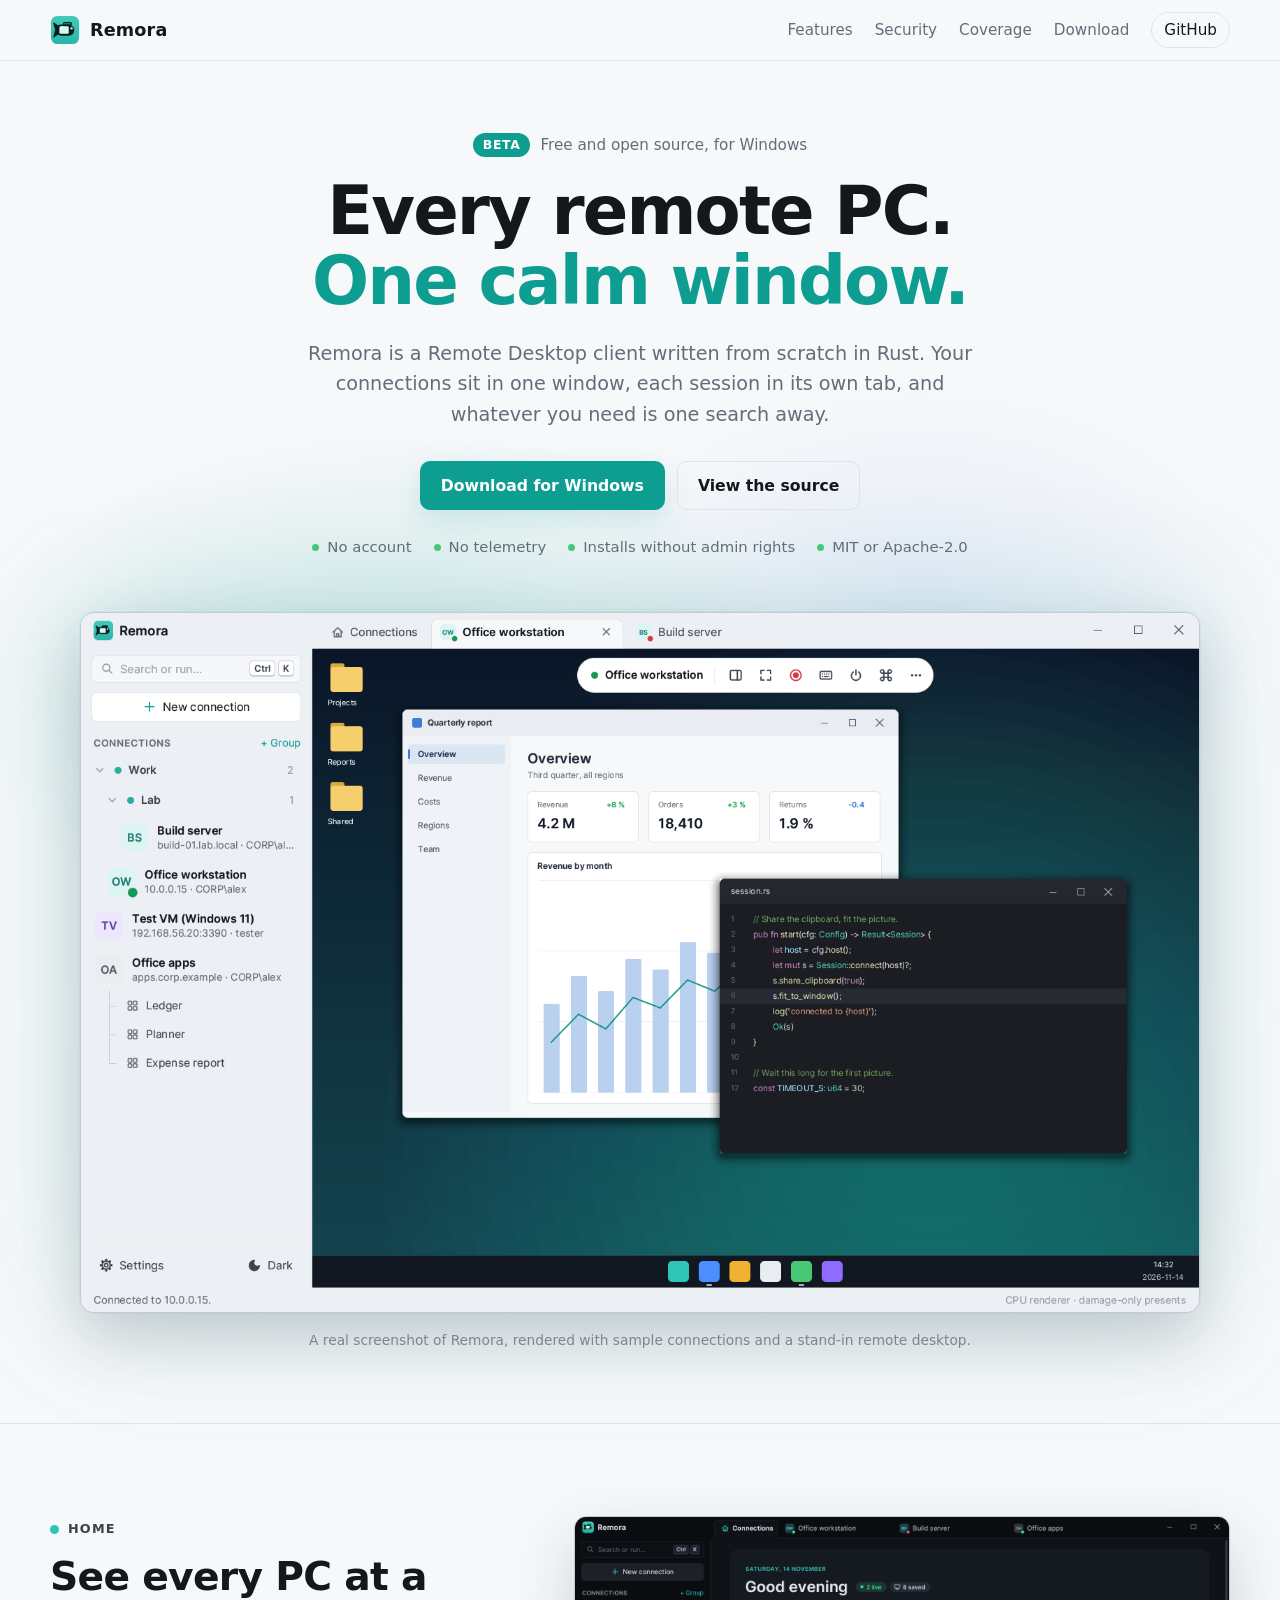
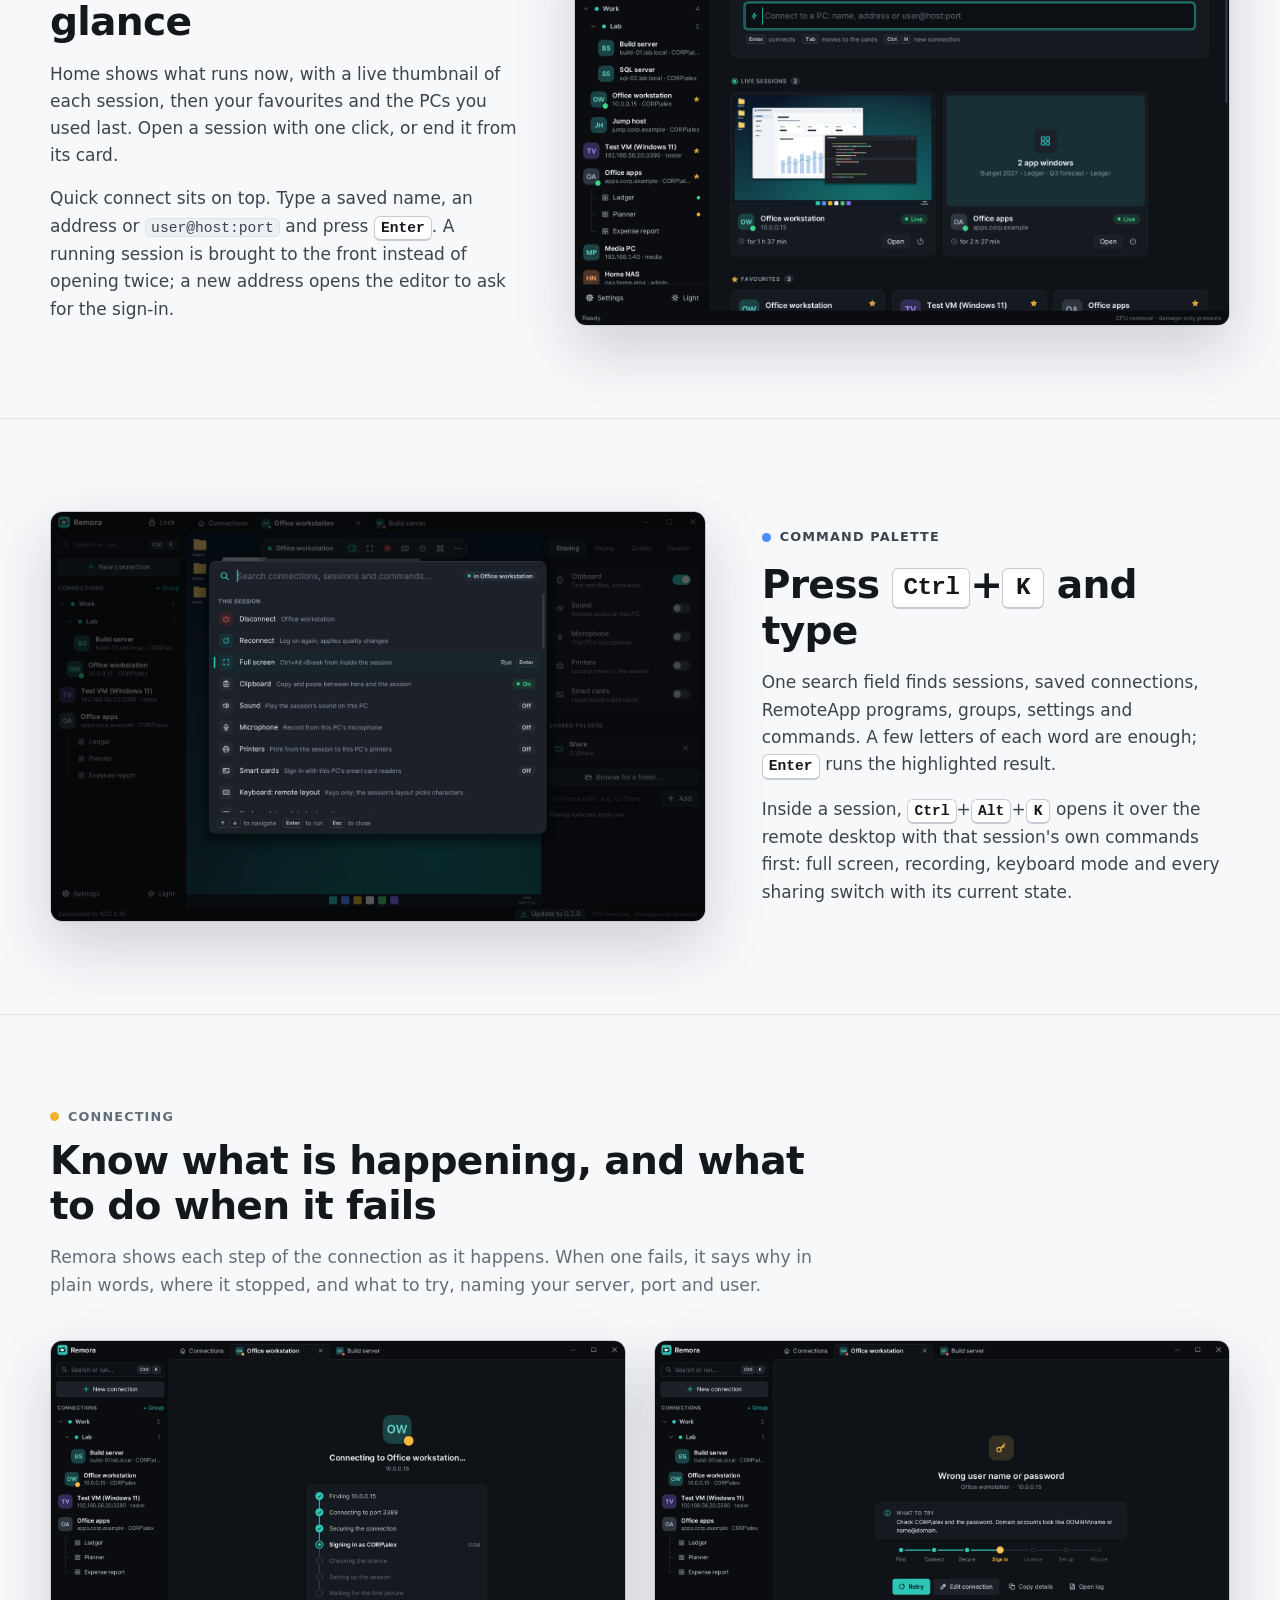
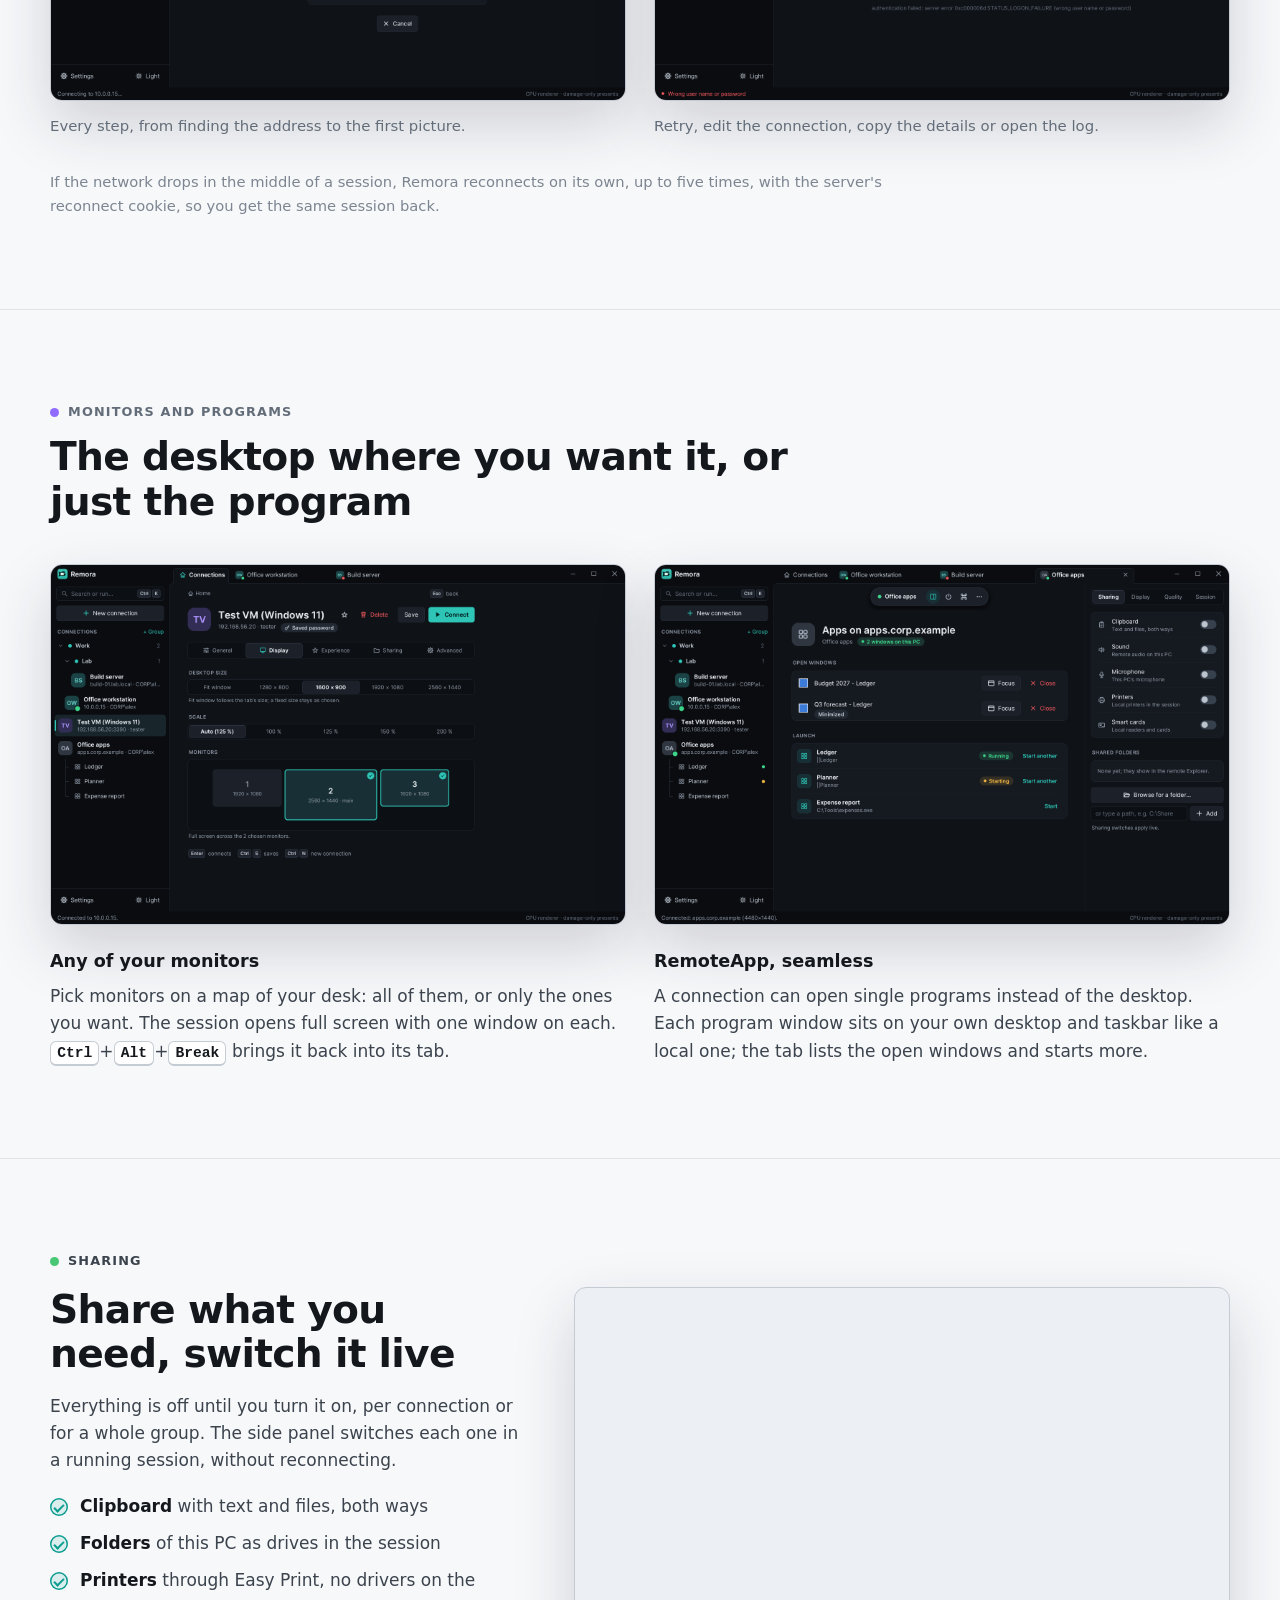
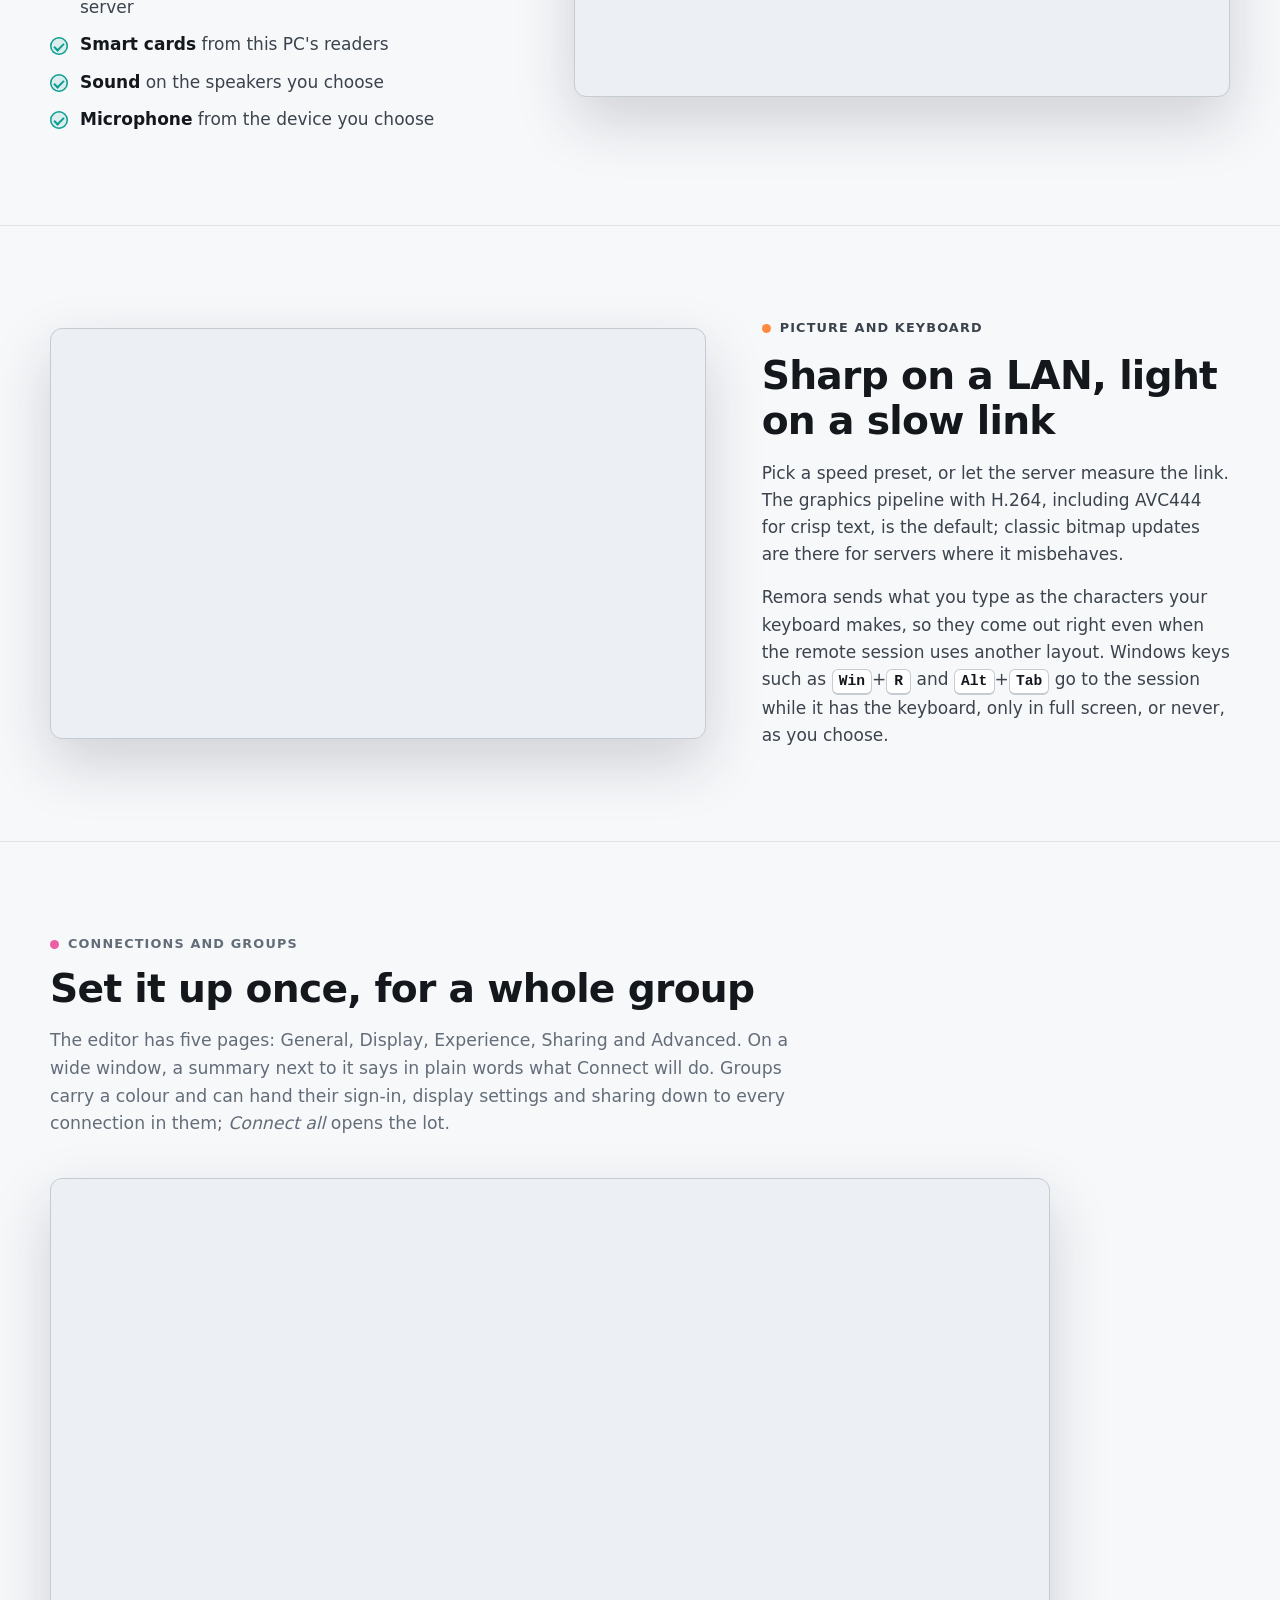
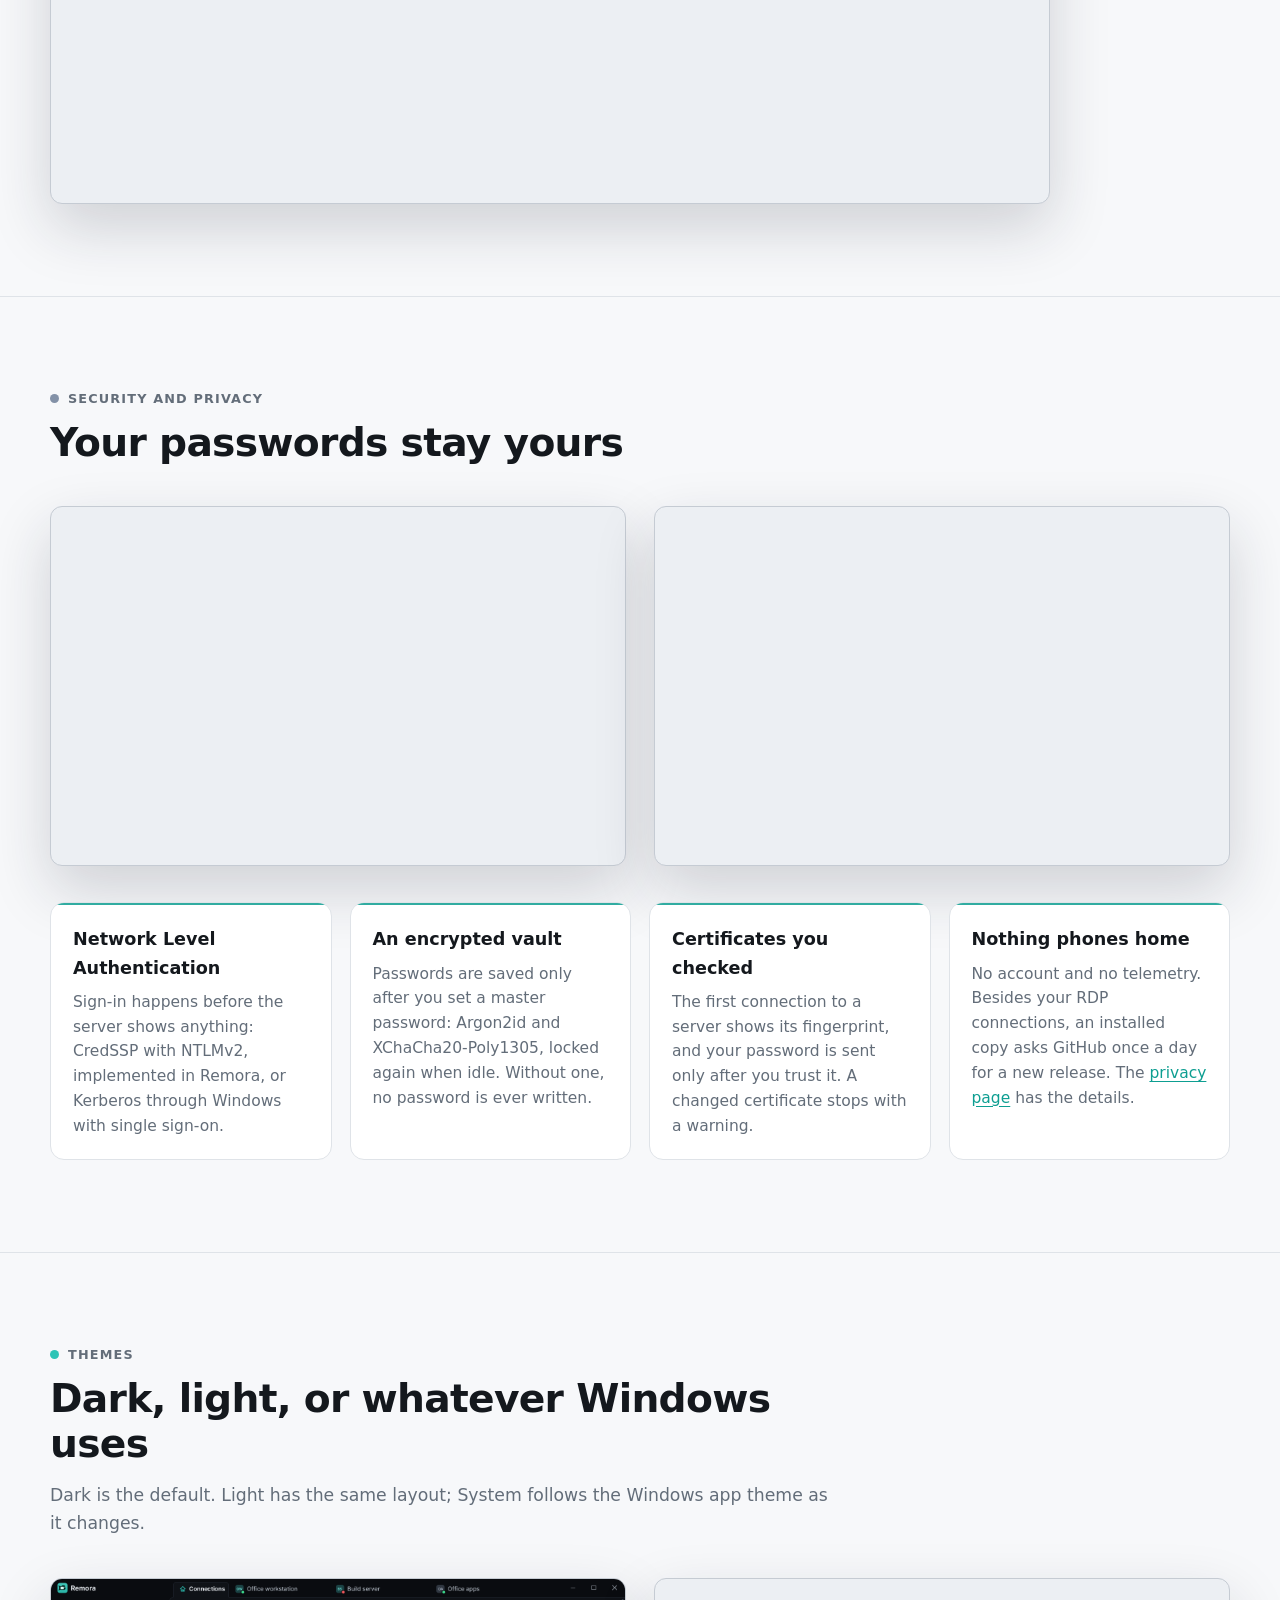
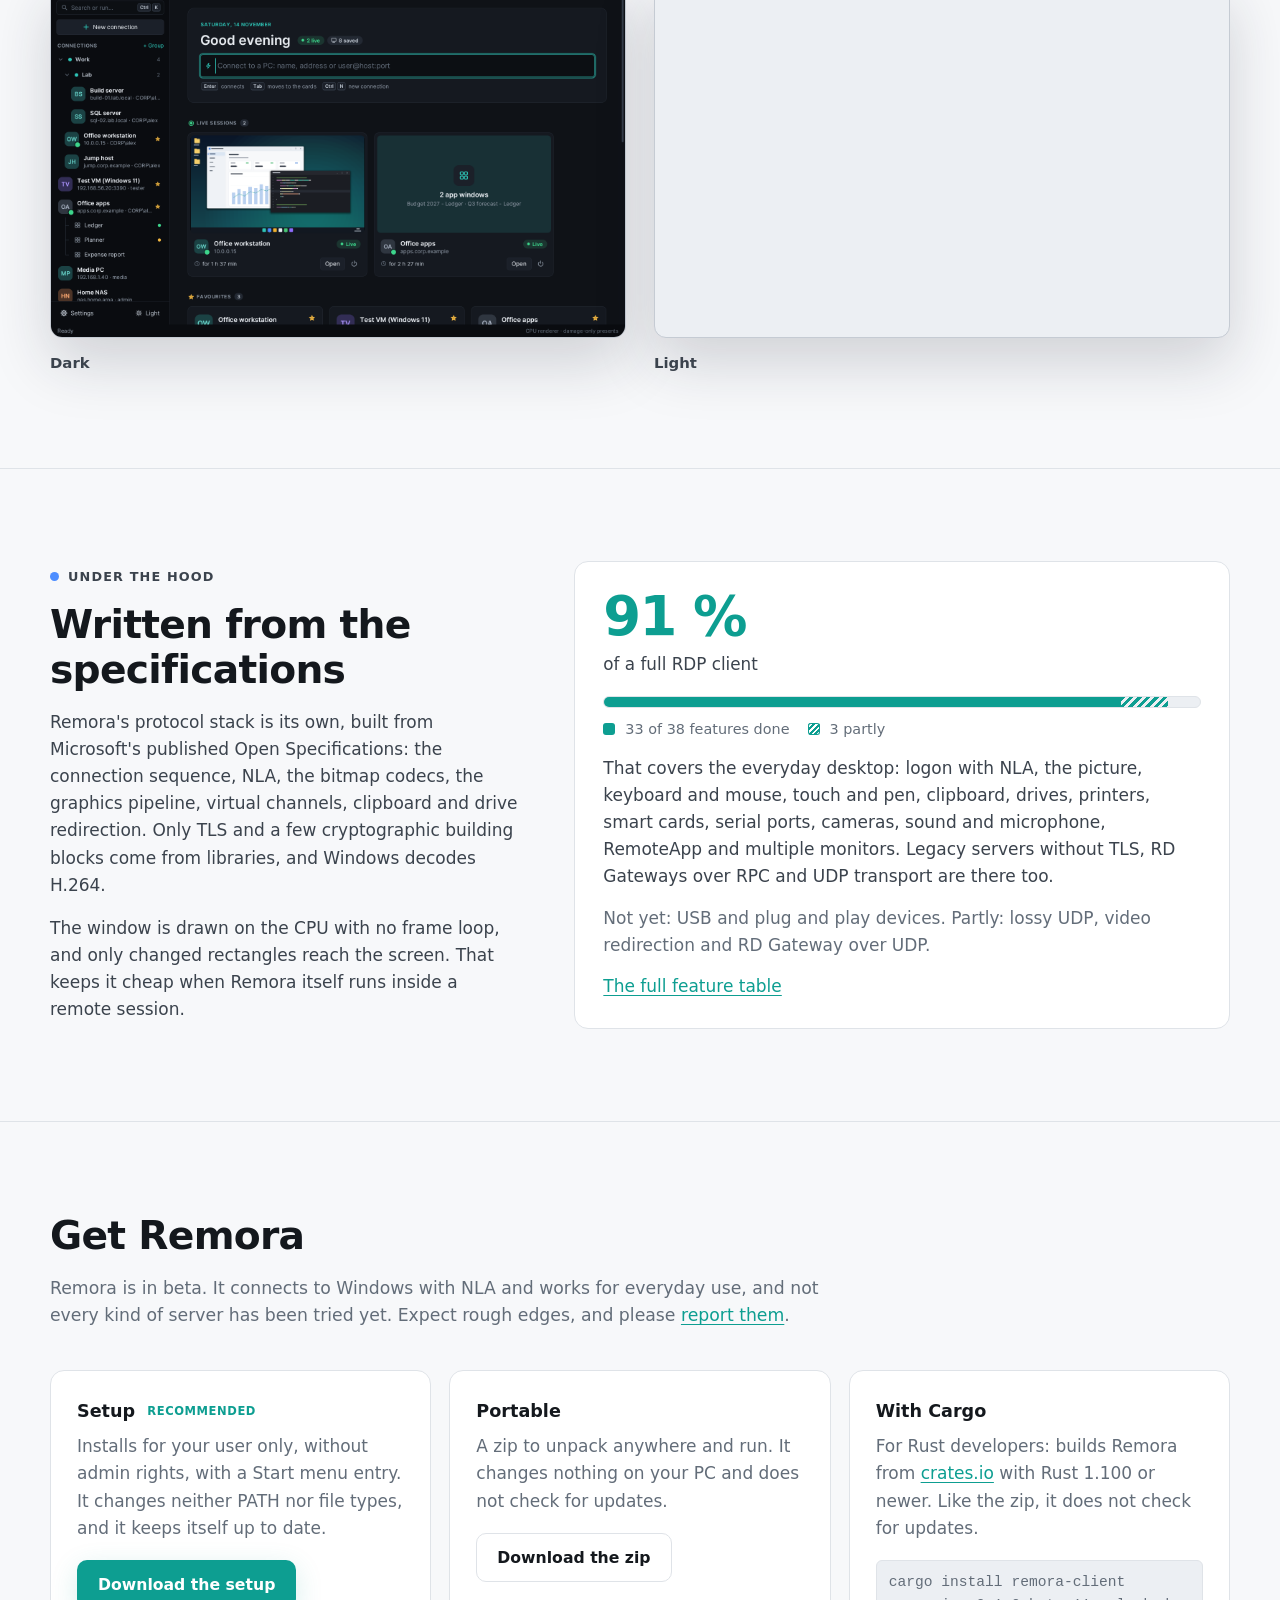
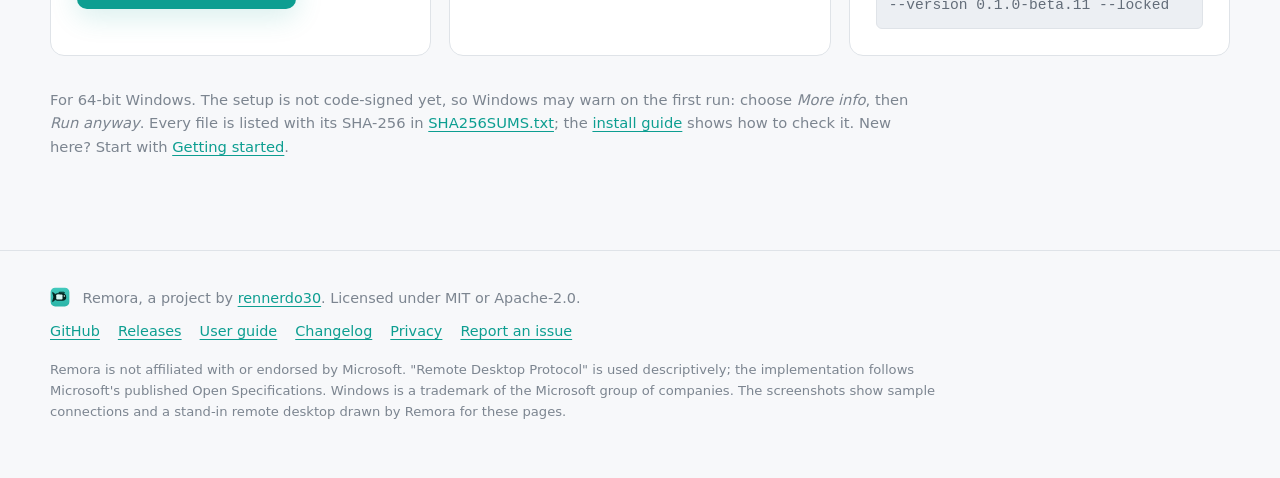
<file: website/index.html>
<!doctype html>
<html lang="en">
<head>
  <meta charset="utf-8">
  <meta name="viewport" content="width=device-width, initial-scale=1">
  <title>Remora: every remote PC in one window</title>
  <meta name="description" content="Remora is a free, open-source Remote Desktop client for Windows, written from scratch in Rust. Every connection in one window, live thumbnails, a command palette, live sharing switches and an encrypted password vault.">
  <meta name="color-scheme" content="dark light">
  <meta name="theme-color" content="#0a0c10" media="(prefers-color-scheme: dark)">
  <meta name="theme-color" content="#eceff3" media="(prefers-color-scheme: light)">
  <meta http-equiv="Content-Security-Policy" content="default-src 'self'; img-src 'self'; style-src 'self'; script-src 'self'; connect-src https://api.github.com; base-uri 'none'; form-action 'none'">
  <link rel="canonical" href="https://remora.renner.dev/">
  <link rel="icon" href="/favicon.ico" sizes="any">
  <link rel="icon" href="assets/logo.svg" type="image/svg+xml">
  <link rel="apple-touch-icon" href="assets/icon-180.png">
  <link rel="manifest" href="site.webmanifest">
  <meta property="og:title" content="Remora">
  <meta property="og:description" content="Every remote PC in one window. A free Remote Desktop client for Windows, written from scratch in Rust.">
  <meta property="og:type" content="website">
  <meta property="og:url" content="https://remora.renner.dev/">
  <meta property="og:image" content="https://remora.renner.dev/assets/og.jpg">
  <meta name="twitter:card" content="summary_large_image">
  <link rel="stylesheet" href="style.css">
  <script src="releases.js" defer></script>
</head>
<body>
  <a class="skip" href="#main">Skip to content</a>

  <header class="top">
    <a class="brand" href="#top" aria-label="Remora home">
      <img src="assets/logo.svg" width="30" height="30" alt="">
      <span>Remora</span>
    </a>
    <nav aria-label="Sections">
      <a href="#features">Features</a>
      <a href="#security">Security</a>
      <a href="#coverage">Coverage</a>
      <a href="#download">Download</a>
      <a class="nav-gh" href="https://github.com/rennerdo30/rdp-rs">GitHub</a>
    </nav>
  </header>

  <main id="main">
    <section class="hero" id="top" aria-labelledby="hero-title">
      <div class="hero-copy">
        <p class="kicker"><span class="pill">Beta</span> Free and open source, for Windows</p>
        <h1 id="hero-title">Every remote PC. <em>One calm window.</em></h1>
        <p class="lede">Remora is a Remote Desktop client written from scratch in Rust. Your connections sit in one window, each session in its own tab, and whatever you need is one search away.</p>
        <div class="cta">
          <a class="btn btn-primary" href="#download" data-release="setup">Download for Windows</a>
          <a class="btn btn-ghost" href="https://github.com/rennerdo30/rdp-rs">View the source</a>
        </div>
        <ul class="facts" aria-label="At a glance">
          <li>No account</li>
          <li>No telemetry</li>
          <li>Installs without admin rights</li>
          <li>MIT or Apache-2.0</li>
        </ul>
      </div>
      <figure class="shot shot-hero">
        <picture>
          <source media="(prefers-color-scheme: light)" srcset="assets/shots/hero-light.webp">
          <img src="assets/shots/hero.webp" width="1600" height="1000" alt="Remora with a session open: the connections sidebar on the left, the remote desktop in a tab, and the floating session toolbar at the top with full screen, record, Ctrl+Alt+Del, disconnect and the command palette.">
        </picture>
      </figure>
      <p class="caption">A real screenshot of Remora, rendered with sample connections and a stand-in remote desktop.</p>
    </section>

    <section class="band" id="features" aria-labelledby="home-title">
      <div class="split">
        <div class="prose">
          <p class="eyebrow"><span class="dot dot-teal"></span>Home</p>
          <h2 id="home-title">See every PC at a glance</h2>
          <p>Home shows what runs now, with a live thumbnail of each session, then your favourites and the PCs you used last. Open a session with one click, or end it from its card.</p>
          <p>Quick connect sits on top. Type a saved name, an address or <code>user@host:port</code> and press <kbd>Enter</kbd>. A running session is brought to the front instead of opening twice; a new address opens the editor to ask for the sign-in.</p>
        </div>
        <figure class="shot">
          <img src="assets/shots/home.webp" width="1600" height="1000" loading="lazy" alt="The Home view: a quick connect field, two live sessions with thumbnails and their running time, and the favourites below.">
        </figure>
      </div>
    </section>

    <section class="band" aria-labelledby="palette-title">
      <div class="split split-rev">
        <figure class="shot">
          <img src="assets/shots/palette.webp" width="1600" height="1000" loading="lazy" alt="The command palette over a session, listing this session's commands: disconnect, reconnect, full screen, and the clipboard, sound, microphone, printer and smart card switches with their state.">
        </figure>
        <div class="prose">
          <p class="eyebrow"><span class="dot dot-blue"></span>Command palette</p>
          <h2 id="palette-title">Press <kbd>Ctrl</kbd>+<kbd>K</kbd> and type</h2>
          <p>One search field finds sessions, saved connections, RemoteApp programs, groups, settings and commands. A few letters of each word are enough; <kbd>Enter</kbd> runs the highlighted result.</p>
          <p>Inside a session, <kbd>Ctrl</kbd>+<kbd>Alt</kbd>+<kbd>K</kbd> opens it over the remote desktop with that session's own commands first: full screen, recording, keyboard mode and every sharing switch with its current state.</p>
        </div>
      </div>
    </section>

    <section class="band" aria-labelledby="steps-title">
      <div class="band-head">
        <p class="eyebrow"><span class="dot dot-amber"></span>Connecting</p>
        <h2 id="steps-title">Know what is happening, and what to do when it fails</h2>
        <p class="intro">Remora shows each step of the connection as it happens. When one fails, it says why in plain words, where it stopped, and what to try, naming your server, port and user.</p>
      </div>
      <div class="pair">
        <figure class="shot">
          <img src="assets/shots/connecting.webp" width="1600" height="1000" loading="lazy" alt="Connecting to Office workstation: finding the address, connecting to port 3389 and securing the connection are done; signing in is in progress after four seconds; the licence, session setup and first picture are still to come.">
          <figcaption>Every step, from finding the address to the first picture.</figcaption>
        </figure>
        <figure class="shot">
          <img src="assets/shots/failed.webp" width="1600" height="1000" loading="lazy" alt="Wrong user name or password: a hint to check CORP\alex and the password, the steps with Sign in marked as where it stopped, and the buttons Retry, Edit connection, Copy details and Open log.">
          <figcaption>Retry, edit the connection, copy the details or open the log.</figcaption>
        </figure>
      </div>
      <p class="fine">If the network drops in the middle of a session, Remora reconnects on its own, up to five times, with the server's reconnect cookie, so you get the same session back.</p>
    </section>

    <section class="band" aria-labelledby="screens-title">
      <div class="band-head">
        <p class="eyebrow"><span class="dot dot-violet"></span>Monitors and programs</p>
        <h2 id="screens-title">The desktop where you want it, or just the program</h2>
      </div>
      <div class="pair">
        <article class="card-shot">
          <figure class="shot">
            <img src="assets/shots/monitors.webp" width="1600" height="1000" loading="lazy" alt="The connection editor's Display page: desktop size, scale, and a map of three monitors with two of them chosen.">
          </figure>
          <h3>Any of your monitors</h3>
          <p>Pick monitors on a map of your desk: all of them, or only the ones you want. The session opens full screen with one window on each. <kbd>Ctrl</kbd>+<kbd>Alt</kbd>+<kbd>Break</kbd> brings it back into its tab.</p>
        </article>
        <article class="card-shot">
          <figure class="shot">
            <img src="assets/shots/remoteapp.webp" width="1600" height="1000" loading="lazy" alt="A RemoteApp session: two open program windows with Focus and Close, and the programs to launch, one running and one starting.">
          </figure>
          <h3>RemoteApp, seamless</h3>
          <p>A connection can open single programs instead of the desktop. Each program window sits on your own desktop and taskbar like a local one; the tab lists the open windows and starts more.</p>
        </article>
      </div>
    </section>

    <section class="band" aria-labelledby="sharing-title">
      <div class="split">
        <div class="prose">
          <p class="eyebrow"><span class="dot dot-green"></span>Sharing</p>
          <h2 id="sharing-title">Share what you need, switch it live</h2>
          <p>Everything is off until you turn it on, per connection or for a whole group. The side panel switches each one in a running session, without reconnecting.</p>
          <ul class="ticks">
            <li><strong>Clipboard</strong> with text and files, both ways</li>
            <li><strong>Folders</strong> of this PC as drives in the session</li>
            <li><strong>Printers</strong> through Easy Print, no drivers on the server</li>
            <li><strong>Smart cards</strong> from this PC's readers</li>
            <li><strong>Sound</strong> on the speakers you choose</li>
            <li><strong>Microphone</strong> from the device you choose</li>
          </ul>
        </div>
        <figure class="shot">
          <img src="assets/shots/sharing.webp" width="1600" height="1000" loading="lazy" alt="A session with the side panel open on Sharing: switches for clipboard, sound, microphone, printers and smart cards, and a shared folder D:\Share.">
        </figure>
      </div>
    </section>

    <section class="band" aria-labelledby="quality-title">
      <div class="split split-rev">
        <figure class="shot">
          <img src="assets/shots/quality.webp" width="1600" height="1000" loading="lazy" alt="The Quality panel of a session: connection speed presets from Detect automatically to Modem, colour depth, and switches for desktop background, font smoothing and desktop composition.">
        </figure>
        <div class="prose">
          <p class="eyebrow"><span class="dot dot-orange"></span>Picture and keyboard</p>
          <h2 id="quality-title">Sharp on a LAN, light on a slow link</h2>
          <p>Pick a speed preset, or let the server measure the link. The graphics pipeline with H.264, including AVC444 for crisp text, is the default; classic bitmap updates are there for servers where it misbehaves.</p>
          <p>Remora sends what you type as the characters your keyboard makes, so they come out right even when the remote session uses another layout. Windows keys such as <kbd>Win</kbd>+<kbd>R</kbd> and <kbd>Alt</kbd>+<kbd>Tab</kbd> go to the session while it has the keyboard, only in full screen, or never, as you choose.</p>
        </div>
      </div>
    </section>

    <section class="band" aria-labelledby="editor-title">
      <div class="band-head">
        <p class="eyebrow"><span class="dot dot-pink"></span>Connections and groups</p>
        <h2 id="editor-title">Set it up once, for a whole group</h2>
        <p class="intro">The editor has five pages: General, Display, Experience, Sharing and Advanced. On a wide window, a summary next to it says in plain words what Connect will do. Groups carry a colour and can hand their sign-in, display settings and sharing down to every connection in them; <em>Connect all</em> opens the lot.</p>
      </div>
      <figure class="shot shot-wide">
        <img src="assets/shots/editor.webp" width="1800" height="1125" loading="lazy" alt="The connection editor on its General page with name, host, group, desktop or apps, and sign-in, and a summary column: opens the whole desktop, spans 2 monitors, LAN quality, shares clipboard and sound, signs in as tester, direct connection.">
      </figure>
    </section>

    <section class="band" id="security" aria-labelledby="security-title">
      <div class="band-head">
        <p class="eyebrow"><span class="dot dot-slate"></span>Security and privacy</p>
        <h2 id="security-title">Your passwords stay yours</h2>
      </div>
      <div class="pair">
        <figure class="shot">
          <img src="assets/shots/vault.webp" width="1600" height="1000" loading="lazy" alt="Settings: the vault with unlock on this PC, master password change, automatic lock after 15 minutes, and encrypted export.">
        </figure>
        <figure class="shot">
          <img src="assets/shots/certificate.webp" width="1600" height="1000" loading="lazy" alt="Verify the server: the first connection to 10.0.0.15 shows the certificate's SHA-256 fingerprint with Cancel and Trust and connect.">
        </figure>
      </div>
      <ul class="grid4">
        <li>
          <h3>Network Level Authentication</h3>
          <p>Sign-in happens before the server shows anything: CredSSP with NTLMv2, implemented in Remora, or Kerberos through Windows with single sign-on.</p>
        </li>
        <li>
          <h3>An encrypted vault</h3>
          <p>Passwords are saved only after you set a master password: Argon2id and XChaCha20-Poly1305, locked again when idle. Without one, no password is ever written.</p>
        </li>
        <li>
          <h3>Certificates you checked</h3>
          <p>The first connection to a server shows its fingerprint, and your password is sent only after you trust it. A changed certificate stops with a warning.</p>
        </li>
        <li>
          <h3>Nothing phones home</h3>
          <p>No account and no telemetry. Besides your RDP connections, an installed copy asks GitHub once a day for a new release. The <a href="privacy.html">privacy page</a> has the details.</p>
        </li>
      </ul>
    </section>

    <section class="band" aria-labelledby="themes-title">
      <div class="band-head">
        <p class="eyebrow"><span class="dot dot-teal"></span>Themes</p>
        <h2 id="themes-title">Dark, light, or whatever Windows uses</h2>
        <p class="intro">Dark is the default. Light has the same layout; System follows the Windows app theme as it changes.</p>
      </div>
      <div class="pair themes">
        <figure class="shot">
          <img src="assets/shots/home.webp" width="1600" height="1000" loading="lazy" alt="The Home view in the dark theme.">
          <figcaption>Dark</figcaption>
        </figure>
        <figure class="shot">
          <img src="assets/shots/home-light.webp" width="1600" height="1000" loading="lazy" alt="The Home view in the light theme.">
          <figcaption>Light</figcaption>
        </figure>
      </div>
    </section>

    <section class="band" id="coverage" aria-labelledby="coverage-title">
      <div class="split">
        <div class="prose">
          <p class="eyebrow"><span class="dot dot-blue"></span>Under the hood</p>
          <h2 id="coverage-title">Written from the specifications</h2>
          <p>Remora's protocol stack is its own, built from Microsoft's published Open Specifications: the connection sequence, NLA, the bitmap codecs, the graphics pipeline, virtual channels, clipboard and drive redirection. Only TLS and a few cryptographic building blocks come from libraries, and Windows decodes H.264.</p>
          <p>The window is drawn on the CPU with no frame loop, and only changed rectangles reach the screen. That keeps it cheap when Remora itself runs inside a remote session.</p>
        </div>
        <div class="coverage">
          <p class="coverage-num"><strong>91 %</strong> of a full RDP client</p>
          <div class="meter" role="img" aria-label="33 of 38 features done, 3 partly done"><span class="meter-done"></span><span class="meter-part"></span></div>
          <p class="coverage-legend"><span class="key key-done"></span>33 of 38 features done <span class="key key-part"></span>3 partly</p>
          <p>That covers the everyday desktop: logon with NLA, the picture, keyboard and mouse, touch and pen, clipboard, drives, printers, smart cards, serial ports, cameras, sound and microphone, RemoteApp and multiple monitors. Legacy servers without TLS, RD Gateways over RPC and UDP transport are there too.</p>
          <p class="muted">Not yet: USB and plug and play devices. Partly: lossy UDP, video redirection and RD Gateway over UDP.</p>
          <p><a href="https://github.com/rennerdo30/rdp-rs#rdp-coverage-about-91-">The full feature table</a></p>
        </div>
      </div>
    </section>

    <section class="band download" id="download" aria-labelledby="download-title">
      <div class="band-head">
        <h2 id="download-title">Get Remora</h2>
        <p class="intro">Remora is in beta. It connects to Windows with NLA and works for everyday use, and not every kind of server has been tried yet. Expect rough edges, and please <a href="https://github.com/rennerdo30/rdp-rs/issues">report them</a>. <span data-release="found" hidden>The newest release is <strong data-release="version"></strong>, from <span data-release="date"></span>.</span></p>
      </div>
      <div class="dl-grid">
        <div class="dl">
          <h3>Setup <span class="tag">recommended</span></h3>
          <p>Installs for your user only, without admin rights, with a Start menu entry. It changes neither PATH nor file types, and it keeps itself up to date.</p>
          <p class="cta"><a class="btn btn-primary" href="https://github.com/rennerdo30/rdp-rs/releases" data-release="setup">Download the setup</a></p>
        </div>
        <div class="dl">
          <h3>Portable</h3>
          <p>A zip to unpack anywhere and run. It changes nothing on your PC and does not check for updates.</p>
          <p class="cta"><a class="btn" href="https://github.com/rennerdo30/rdp-rs/releases" data-release="zip">Download the zip</a></p>
        </div>
        <div class="dl">
          <h3>With Cargo</h3>
          <p>For Rust developers: builds Remora from <a href="https://crates.io/crates/remora-client">crates.io</a> with Rust 1.100 or newer. Like the zip, it does not check for updates.</p>
          <p class="cmd"><code><span>cargo install remora-client</span> <span>--version 0.1.0-beta.11</span> <span>--locked</span></code></p>
        </div>
      </div>
      <p class="fine">For 64-bit Windows. The setup is not code-signed yet, so Windows may warn on the first run: choose <em>More info</em>, then <em>Run anyway</em>. Every file is listed with its SHA-256 in <a href="https://github.com/rennerdo30/rdp-rs/releases" data-release="sums">SHA256SUMS.txt</a>; the <a href="https://github.com/rennerdo30/rdp-rs/blob/main/docs/INSTALL.md">install guide</a> shows how to check it. New here? Start with <a href="https://github.com/rennerdo30/rdp-rs/blob/main/docs/GETTING-STARTED.md">Getting started</a>.</p>
    </section>
  </main>

  <footer class="foot">
    <p><img src="assets/logo.svg" width="20" height="20" alt=""> Remora, a project by <a href="https://github.com/rennerdo30">rennerdo30</a>. Licensed under MIT or Apache-2.0.</p>
    <p><a href="https://github.com/rennerdo30/rdp-rs">GitHub</a> <a href="https://github.com/rennerdo30/rdp-rs/releases">Releases</a> <a href="https://github.com/rennerdo30/rdp-rs/blob/main/docs/USER-GUIDE.md">User guide</a> <a href="https://github.com/rennerdo30/rdp-rs/blob/main/CHANGELOG.md">Changelog</a> <a href="privacy.html">Privacy</a> <a href="https://github.com/rennerdo30/rdp-rs/issues">Report an issue</a></p>
    <p class="legal">Remora is not affiliated with or endorsed by Microsoft. "Remote Desktop Protocol" is used descriptively; the implementation follows Microsoft's published Open Specifications. Windows is a trademark of the Microsoft group of companies. The screenshots show sample connections and a stand-in remote desktop drawn by Remora for these pages.</p>
  </footer>
</body>
</html>
</file>
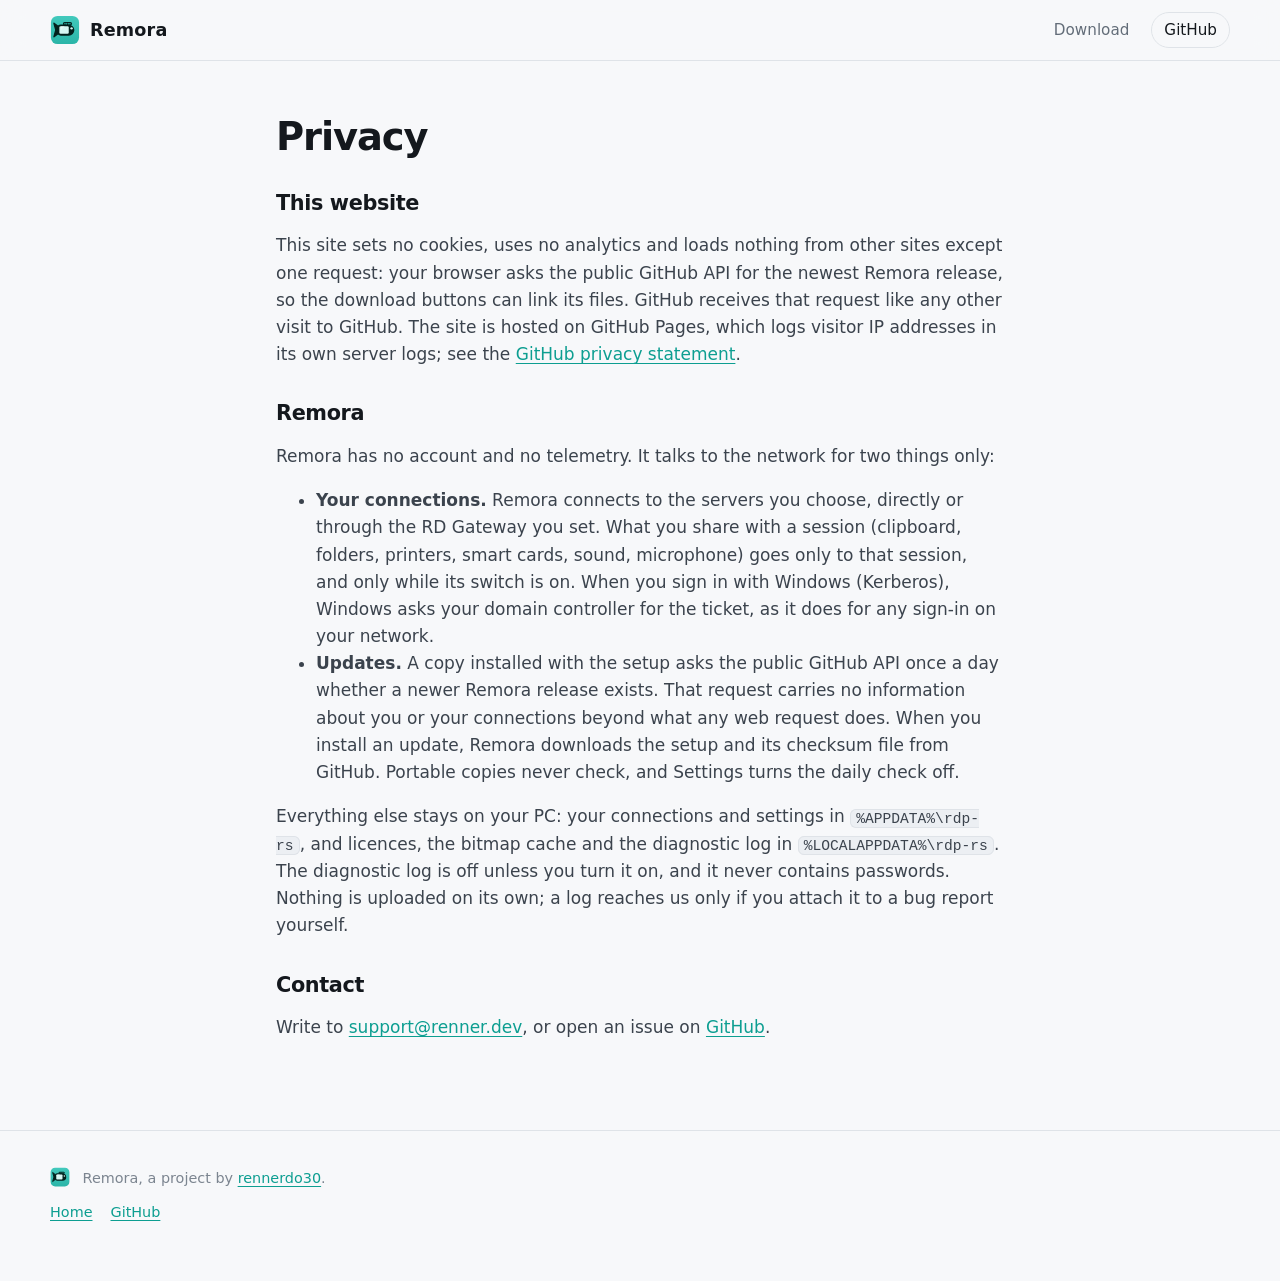
<file: website/privacy.html>
<!doctype html>
<html lang="en">
<head>
  <meta charset="utf-8">
  <meta name="viewport" content="width=device-width, initial-scale=1">
  <title>Privacy · Remora</title>
  <meta name="color-scheme" content="dark light">
  <meta http-equiv="Content-Security-Policy" content="default-src 'self'; img-src 'self'; style-src 'self'; base-uri 'none'; form-action 'none'">
  <link rel="canonical" href="https://remora.renner.dev/privacy.html">
  <link rel="icon" href="/favicon.ico" sizes="any">
  <link rel="icon" href="assets/logo.svg" type="image/svg+xml">
  <link rel="stylesheet" href="style.css">
</head>
<body>
  <header class="top">
    <a class="brand" href="./" aria-label="Remora home">
      <img src="assets/logo.svg" width="30" height="30" alt="">
      <span>Remora</span>
    </a>
    <nav aria-label="Site">
      <a href="./#download">Download</a>
      <a class="nav-gh" href="https://github.com/rennerdo30/rdp-rs">GitHub</a>
    </nav>
  </header>

  <main class="doc">
    <h1>Privacy</h1>

    <h2>This website</h2>
    <p>This site sets no cookies, uses no analytics and loads nothing from other sites except one request: your browser asks the public GitHub API for the newest Remora release, so the download buttons can link its files. GitHub receives that request like any other visit to GitHub. The site is hosted on GitHub Pages, which logs visitor IP addresses in its own server logs; see the <a href="https://docs.github.com/en/site-policy/privacy-policies/github-general-privacy-statement">GitHub privacy statement</a>.</p>

    <h2>Remora</h2>
    <p>Remora has no account and no telemetry. It talks to the network for two things only:</p>
    <ul>
      <li><strong>Your connections.</strong> Remora connects to the servers you choose, directly or through the RD Gateway you set. What you share with a session (clipboard, folders, printers, smart cards, sound, microphone) goes only to that session, and only while its switch is on. When you sign in with Windows (Kerberos), Windows asks your domain controller for the ticket, as it does for any sign-in on your network.</li>
      <li><strong>Updates.</strong> A copy installed with the setup asks the public GitHub API once a day whether a newer Remora release exists. That request carries no information about you or your connections beyond what any web request does. When you install an update, Remora downloads the setup and its checksum file from GitHub. Portable copies never check, and Settings turns the daily check off.</li>
    </ul>
    <p>Everything else stays on your PC: your connections and settings in <code>%APPDATA%\rdp-rs</code>, and licences, the bitmap cache and the diagnostic log in <code>%LOCALAPPDATA%\rdp-rs</code>. The diagnostic log is off unless you turn it on, and it never contains passwords. Nothing is uploaded on its own; a log reaches us only if you attach it to a bug report yourself.</p>

    <h2>Contact</h2>
    <p>Write to <a href="mailto:support@renner.dev">support@renner.dev</a>, or open an issue on <a href="https://github.com/rennerdo30/rdp-rs/issues">GitHub</a>.</p>
  </main>

  <footer class="foot">
    <p><img src="assets/logo.svg" width="20" height="20" alt=""> Remora, a project by <a href="https://github.com/rennerdo30">rennerdo30</a>.</p>
    <p><a href="./">Home</a> <a href="https://github.com/rennerdo30/rdp-rs">GitHub</a></p>
  </footer>
</body>
</html>
</file>
<file: website/style.css>
/* Remora homepage. The app's own palette: a blue-black dark theme with a teal
   accent (crates/.../theme.rs), and the light theme when the system asks. */
:root {
  --bg: #0a0c10;
  --bg-2: #0f1217;
  --card: #151920;
  --raised: #1b2029;
  --line: #252b35;
  --line-strong: #37404d;
  --text: #e9edf2;
  --text-2: #bcc4ce;
  --muted: #8a94a1;
  --faint: #5f6976;
  --accent: #2ec4b6;
  --accent-hover: #55d9cc;
  --on-accent: #03211d;
  --accent-soft: rgba(46, 196, 182, 0.14);
  --glow: rgba(46, 196, 182, 0.2);
  --glow-2: rgba(76, 141, 255, 0.14);
  --shadow: 0 30px 80px rgba(0, 0, 0, 0.55);
  --teal: #2ec4b6;
  --blue: #4c8dff;
  --violet: #8f6cff;
  --pink: #ec5fa6;
  --orange: #ff8a3d;
  --amber: #f0b230;
  --green: #48c774;
  --slate: #8391a7;
  --radius: 14px;
  --wrap: 1180px;
  color-scheme: dark;
}

@media (prefers-color-scheme: light) {
  :root {
    --bg: #f7f8fa;
    --bg-2: #eceff3;
    --card: #ffffff;
    --raised: #ffffff;
    --line: #dfe3e8;
    --line-strong: #c5cbd3;
    --text: #14181d;
    --text-2: #3b434d;
    --muted: #636d79;
    --faint: #7c8590;
    --accent: #0d9e91;
    --accent-hover: #0b897e;
    --on-accent: #ffffff;
    --accent-soft: rgba(13, 158, 145, 0.11);
    --glow: rgba(13, 158, 145, 0.16);
    --glow-2: rgba(43, 116, 219, 0.1);
    --shadow: 0 24px 60px rgba(26, 34, 48, 0.18);
    color-scheme: light;
  }
}

* { box-sizing: border-box; }
html { scroll-behavior: smooth; scroll-padding-top: 72px; }
@media (prefers-reduced-motion: reduce) { html { scroll-behavior: auto; } }

body {
  margin: 0;
  background: var(--bg);
  color: var(--text);
  font: 17px/1.6 "Segoe UI Variable Text", "Segoe UI", system-ui, -apple-system, "Helvetica Neue", Arial, sans-serif;
  -webkit-font-smoothing: antialiased;
  overflow-x: hidden;
}

a { color: var(--accent); text-underline-offset: 3px; }
a:hover { color: var(--accent-hover); text-decoration-thickness: 2px; }
img { max-width: 100%; height: auto; display: block; }
code, kbd { font-family: "Cascadia Mono", "Cascadia Code", Consolas, ui-monospace, monospace; font-size: 0.86em; }
code { background: var(--bg-2); border: 1px solid var(--line); border-radius: 6px; padding: 0.05em 0.35em; }
kbd {
  display: inline-block;
  min-width: 1.7em;
  padding: 0 0.42em;
  border: 1px solid var(--line-strong);
  border-bottom-width: 2px;
  border-radius: 6px;
  background: var(--raised);
  color: var(--text);
  text-align: center;
  line-height: 1.55;
  font-weight: 600;
}
h2 kbd { font-size: 0.62em; vertical-align: 0.18em; }

.skip { position: absolute; left: -9999px; }
.skip:focus { left: 16px; top: 12px; z-index: 10; background: var(--card); padding: 8px 12px; border-radius: 8px; }
:focus-visible { outline: 2px solid var(--accent); outline-offset: 3px; border-radius: 4px; }

/* Header */
.top {
  position: sticky;
  top: 0;
  z-index: 5;
  display: flex;
  align-items: center;
  justify-content: space-between;
  gap: 16px;
  padding: 12px max(16px, calc((100vw - var(--wrap)) / 2));
  background: color-mix(in srgb, var(--bg) 86%, transparent);
  backdrop-filter: blur(12px);
  border-bottom: 1px solid var(--line);
}
.brand { display: flex; align-items: center; gap: 10px; color: var(--text); text-decoration: none; font-weight: 650; font-size: 1.1rem; letter-spacing: 0.01em; }
.brand:hover { color: var(--text); }
.top nav { display: flex; align-items: center; gap: 22px; }
.top nav a { color: var(--muted); text-decoration: none; font-size: 0.95rem; }
.top nav a:hover { color: var(--text); }
.top nav .nav-gh { color: var(--text); border: 1px solid var(--line); padding: 5px 12px; border-radius: 999px; }
@media (max-width: 760px) {
  .top nav a:not(.nav-gh) { display: none; }
}

main > section { padding-left: max(16px, calc((100vw - var(--wrap)) / 2)); padding-right: max(16px, calc((100vw - var(--wrap)) / 2)); }

/* Hero */
.hero {
  position: relative;
  padding-top: 72px;
  padding-bottom: 72px;
  isolation: isolate;
}
.hero::before {
  content: "";
  position: absolute;
  inset: 0 0 auto 0;
  height: 900px;
  background:
    radial-gradient(48% 42% at 30% 70%, var(--glow), transparent 70%),
    radial-gradient(40% 38% at 72% 62%, var(--glow-2), transparent 70%);
  z-index: -1;
}
.hero-copy { max-width: 860px; margin: 0 auto 52px; text-align: center; }
.kicker { color: var(--muted); font-size: 0.95rem; margin: 0 0 18px; display: flex; gap: 10px; align-items: center; justify-content: center; }
.pill { display: inline-block; padding: 2px 10px; border-radius: 999px; background: var(--accent); color: var(--on-accent); font-weight: 700; font-size: 0.78rem; letter-spacing: 0.05em; text-transform: uppercase; }
h1 { font-size: clamp(2.3rem, 5.6vw, 4.2rem); line-height: 1.05; letter-spacing: -0.028em; margin: 0 0 22px; font-weight: 750; }
h1 em { font-style: normal; color: var(--accent); display: block; }
.lede { font-size: 1.2rem; color: var(--muted); margin: 0 auto 30px; max-width: 680px; }
.cta { display: flex; flex-wrap: wrap; gap: 12px; justify-content: center; margin: 0; }
.facts { list-style: none; display: flex; flex-wrap: wrap; justify-content: center; gap: 8px 22px; margin: 26px 0 0; padding: 0; color: var(--muted); font-size: 0.93rem; }
.facts li { display: flex; align-items: center; gap: 8px; }
.facts li::before { content: ""; width: 7px; height: 7px; border-radius: 50%; background: var(--green); }
.caption { text-align: center; color: var(--faint); font-size: 0.86rem; margin: 16px 0 0; }

.btn {
  display: inline-flex;
  align-items: center;
  gap: 8px;
  padding: 11px 20px;
  border-radius: 10px;
  border: 1px solid var(--line);
  background: var(--card);
  color: var(--text);
  text-decoration: none;
  font-weight: 600;
  font-size: 0.98rem;
  transition: transform 0.12s ease, box-shadow 0.12s ease, background 0.12s ease;
}
.btn:hover { color: var(--text); transform: translateY(-1px); }
.btn-primary { border-color: transparent; background: var(--accent); color: var(--on-accent); box-shadow: 0 8px 28px var(--glow); }
.btn-primary:hover { background: var(--accent-hover); color: var(--on-accent); }
.btn-ghost { background: transparent; }
@media (prefers-reduced-motion: reduce) { .btn { transition: none; } .btn:hover { transform: none; } }

/* Screenshots */
.shot { margin: 0; }
.shot img {
  border-radius: 12px;
  border: 1px solid var(--line-strong);
  background: var(--bg-2);
  box-shadow: var(--shadow);
}
.shot-hero { max-width: 1120px; margin: 0 auto; }
.shot-hero img { border-radius: var(--radius); box-shadow: var(--shadow), 0 0 0 1px rgba(46, 196, 182, 0.08), 0 0 140px var(--glow); }
.shot-wide { max-width: 1000px; }
.shot figcaption { color: var(--muted); font-size: 0.93rem; margin-top: 14px; }

/* Bands */
.band { padding-top: 92px; padding-bottom: 92px; border-top: 1px solid var(--line); }
.band-head { max-width: 780px; margin-bottom: 40px; }
h2 { font-size: clamp(1.7rem, 3.2vw, 2.45rem); line-height: 1.14; letter-spacing: -0.018em; margin: 0 0 16px; }
h3 { font-size: 1.1rem; margin: 0 0 8px; }
.intro { color: var(--muted); font-size: 1.08rem; margin: 0; }
.fine { color: var(--faint); font-size: 0.92rem; max-width: 860px; margin: 32px 0 0; }
.muted { color: var(--faint); }
.eyebrow { display: flex; align-items: center; gap: 9px; margin: 0 0 12px; color: var(--muted); font-size: 0.8rem; font-weight: 700; letter-spacing: 0.09em; text-transform: uppercase; }

/* Group-colour dots, as in the app's sidebar. */
.dot { width: 9px; height: 9px; border-radius: 50%; display: inline-block; }
.dot-teal { background: var(--teal); }
.dot-blue { background: var(--blue); }
.dot-violet { background: var(--violet); }
.dot-pink { background: var(--pink); }
.dot-orange { background: var(--orange); }
.dot-amber { background: var(--amber); }
.dot-green { background: var(--green); }
.dot-slate { background: var(--slate); }

.split { display: grid; grid-template-columns: minmax(0, 5fr) minmax(0, 7fr); gap: 56px; align-items: center; }
.split-rev { grid-template-columns: minmax(0, 7fr) minmax(0, 5fr); }
.prose p { color: var(--text-2); margin: 0 0 16px; }
.prose p:last-child { margin-bottom: 0; }
@media (max-width: 900px) {
  .split, .split-rev { grid-template-columns: 1fr; gap: 32px; }
  .split-rev .shot { order: 2; }
}

.pair { display: grid; grid-template-columns: repeat(2, minmax(0, 1fr)); gap: 28px; }
@media (max-width: 760px) { .pair { grid-template-columns: 1fr; } }
.card-shot h3 { margin-top: 22px; }
.card-shot p { color: var(--text-2); margin: 0; }
.themes figcaption { font-weight: 600; color: var(--text-2); }

.ticks { list-style: none; margin: 18px 0 0; padding: 0; display: grid; gap: 10px; }
.ticks li { position: relative; padding-left: 30px; color: var(--text-2); }
.ticks li::before {
  content: "";
  position: absolute;
  left: 0;
  top: 0.32em;
  width: 18px;
  height: 18px;
  border-radius: 50%;
  background: var(--accent-soft);
  box-shadow: inset 0 0 0 1.5px var(--accent);
}
.ticks li::after {
  content: "";
  position: absolute;
  left: 6px;
  top: calc(0.32em + 4px);
  width: 4px;
  height: 8px;
  border: solid var(--accent);
  border-width: 0 2px 2px 0;
  transform: rotate(45deg);
}
.ticks strong { color: var(--text); font-weight: 600; }

.grid4 { list-style: none; margin: 36px 0 0; padding: 0; display: grid; grid-template-columns: repeat(auto-fit, minmax(250px, 1fr)); gap: 18px; }
.grid4 li { background: var(--card); border: 1px solid var(--line); border-radius: var(--radius); padding: 22px 22px 20px; position: relative; overflow: hidden; }
.grid4 li::before { content: ""; position: absolute; left: 0; top: 0; right: 0; height: 2px; background: var(--accent); opacity: 0.85; }
.grid4 p { color: var(--muted); margin: 0; font-size: 0.97rem; }

/* Coverage */
.coverage { background: var(--card); border: 1px solid var(--line); border-radius: var(--radius); padding: 28px; }
.coverage p { color: var(--text-2); margin: 0 0 14px; }
.coverage p:last-child { margin: 0; }
.coverage .muted { color: var(--muted); }
.coverage-num { font-size: 1.05rem; }
.coverage-num strong { display: block; font-size: 3.4rem; line-height: 1; letter-spacing: -0.03em; color: var(--accent); margin-bottom: 6px; }
.meter { display: flex; height: 12px; border-radius: 999px; background: var(--bg-2); border: 1px solid var(--line); overflow: hidden; margin: 18px 0 10px; }
/* 29 done and 1 partly of 38. */
.meter-done { width: 86.8%; background: var(--accent); }
.meter-part { width: 7.9%; background: repeating-linear-gradient(135deg, var(--accent) 0 3px, transparent 3px 6px); }
.coverage-legend { display: flex; flex-wrap: wrap; align-items: center; gap: 6px 10px; font-size: 0.9rem; color: var(--muted) !important; }
.key { width: 12px; height: 12px; border-radius: 3px; display: inline-block; }
.key-done { background: var(--accent); }
.key-part { background: repeating-linear-gradient(135deg, var(--accent) 0 2px, transparent 2px 4px); box-shadow: inset 0 0 0 1px var(--accent); margin-left: 8px; }

/* Download */
.dl-grid { display: grid; grid-template-columns: repeat(auto-fit, minmax(300px, 1fr)); gap: 18px; }
.dl { background: var(--card); border: 1px solid var(--line); border-radius: var(--radius); padding: 26px; }
.dl p { color: var(--muted); margin: 0 0 18px; }
.dl .cta { justify-content: flex-start; margin: 0; }
.dl .cmd { margin: 0; }
.dl .cmd code { display: block; padding: 10px 12px; user-select: all; }
.dl .cmd span { white-space: nowrap; }
.tag { font-size: 0.72rem; font-weight: 700; text-transform: uppercase; letter-spacing: 0.05em; color: var(--accent); margin-left: 6px; vertical-align: 2px; }

/* Footer */
.foot { border-top: 1px solid var(--line); padding: 36px max(16px, calc((100vw - var(--wrap)) / 2)) 48px; color: var(--faint); font-size: 0.9rem; background: var(--bg); }
.foot p { margin: 0 0 10px; display: flex; flex-wrap: wrap; gap: 8px 18px; align-items: center; }
.foot p:first-child { display: block; }
.foot p:first-child img { display: inline-block; vertical-align: -4px; margin-right: 8px; border-radius: 5px; }
.foot .legal { display: block; max-width: 900px; font-size: 0.82rem; margin-top: 16px; }

/* Text pages (privacy) */
.doc { max-width: 760px; margin: 0 auto; padding: 56px 16px 72px; }
.doc h1 { font-size: 2.4rem; }
.doc h2 { font-size: 1.3rem; margin-top: 34px; }
.doc p, .doc li { color: var(--text-2); }
</file>
